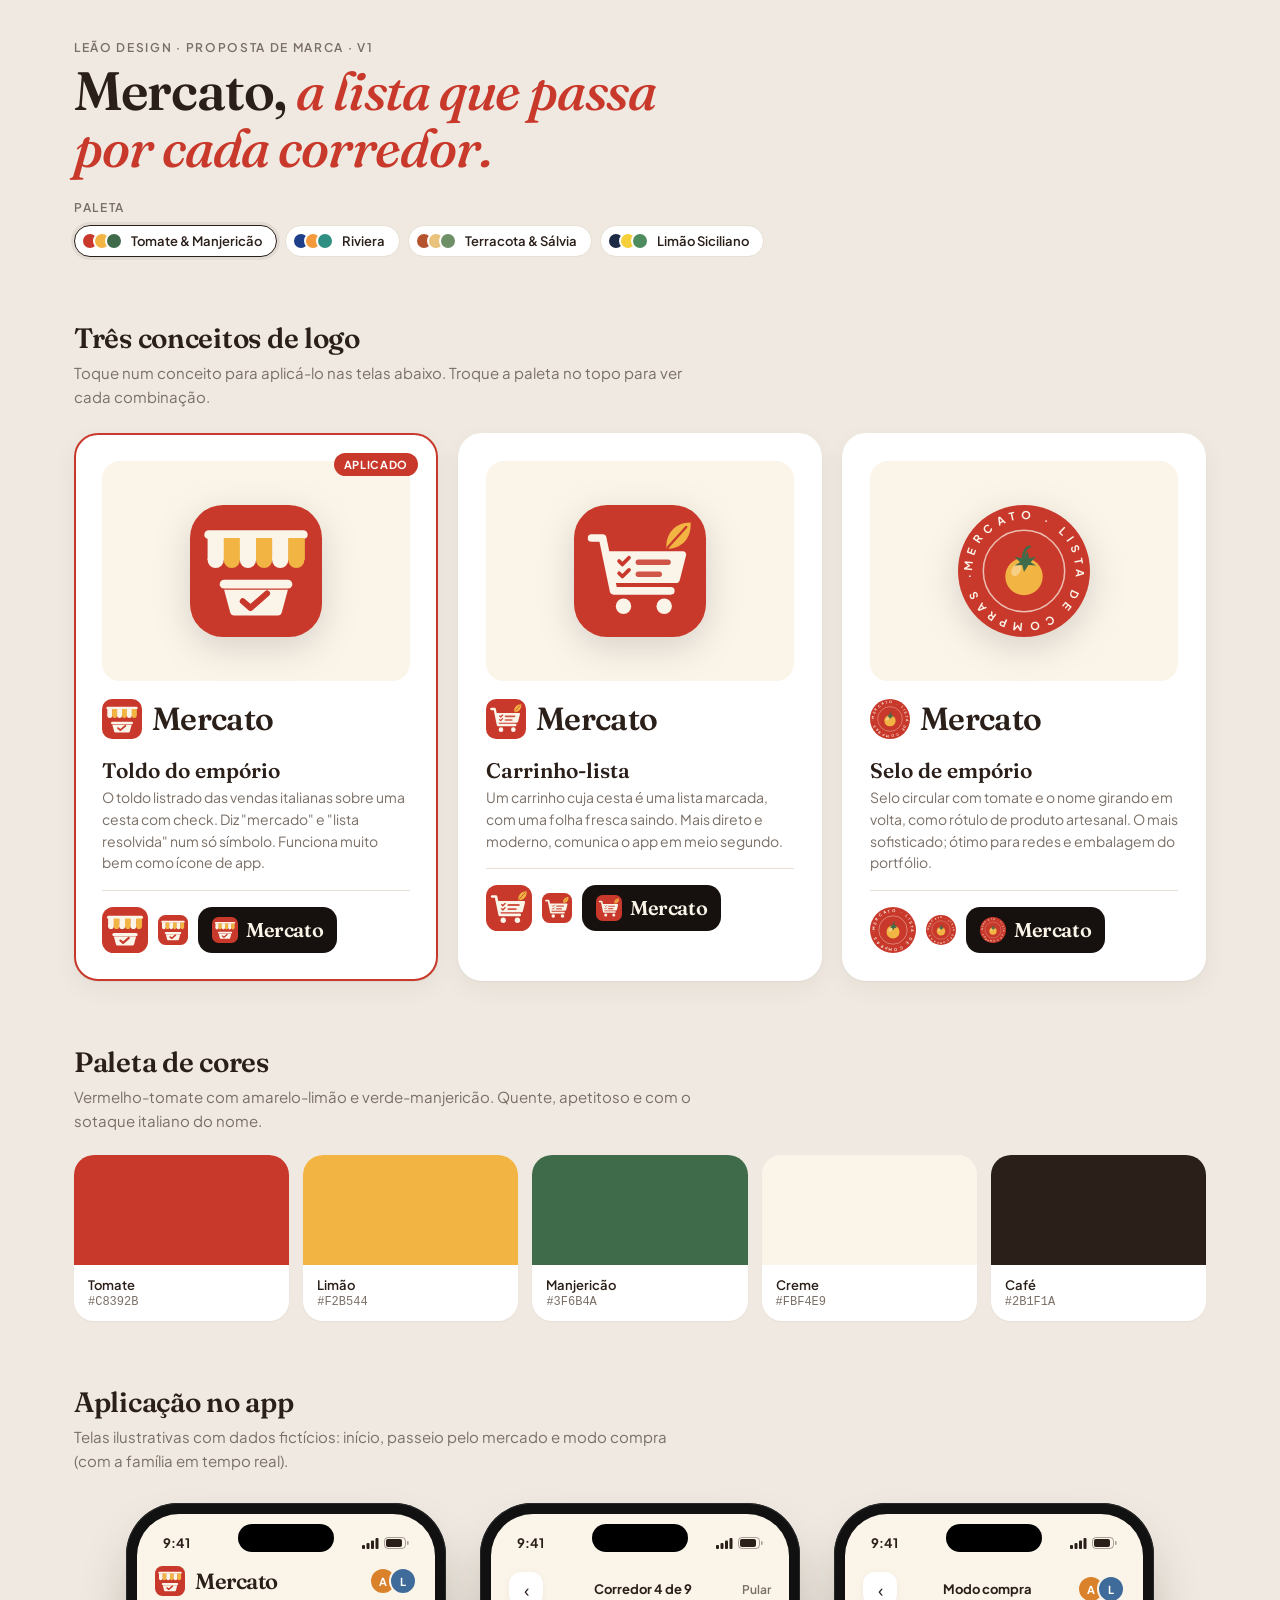
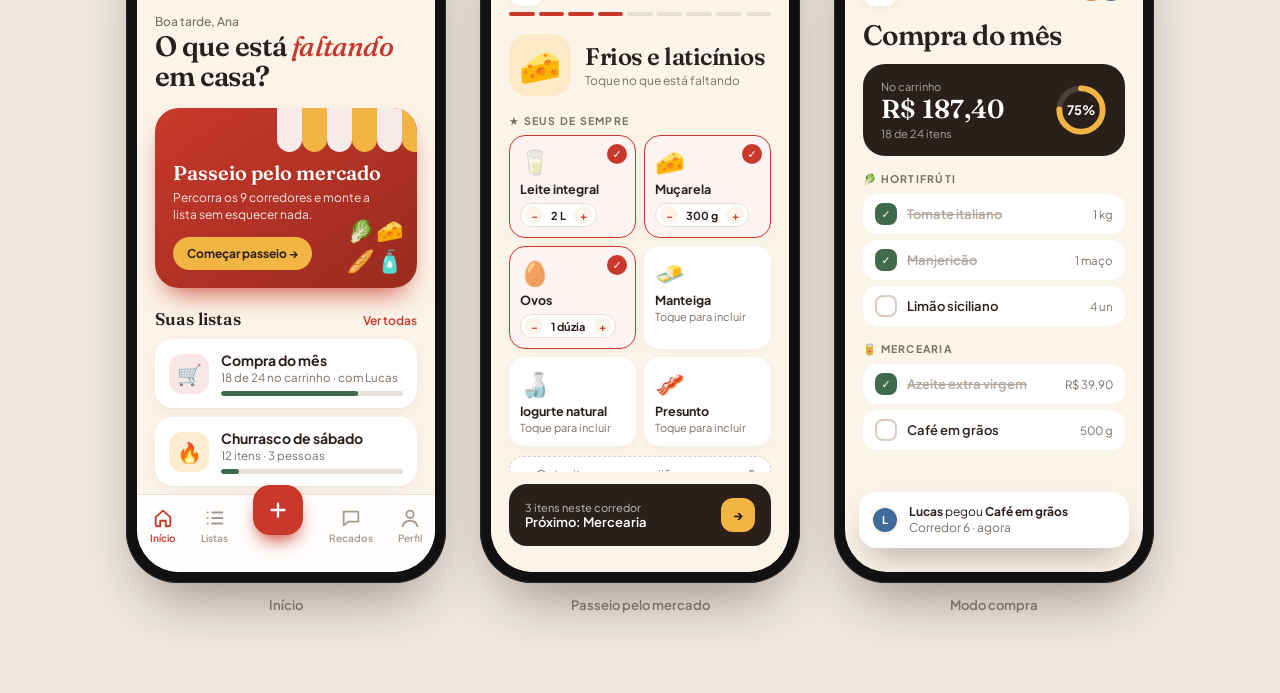
<file: marca/proposta-v1.html>
<!doctype html>
<html lang="pt-BR">
<head>
<meta charset="utf-8">
<meta name="viewport" content="width=device-width, initial-scale=1">
<title>Mercato · Proposta de marca</title>
<link rel="preconnect" href="https://fonts.googleapis.com">
<link rel="preconnect" href="https://fonts.gstatic.com" crossorigin>
<link href="https://fonts.googleapis.com/css2?family=Fraunces:ital,opsz,wght@0,9..144,500;0,9..144,600;0,9..144,700;1,9..144,500&family=Plus+Jakarta+Sans:wght@400;500;600;700&display=swap" rel="stylesheet">
<style>
:root{
  --c1:#C8392B; --c1d:#9E2A1F; --c2:#F2B544; --c3:#3F6B4A; --cream:#FBF4E9; --ink:#2B1F1A;
  --page:#EFEAE2; --card:#FFFFFF; --muted:#7A6F66; --line:#E7DFD3;
  --serif:'Fraunces', Georgia, serif; --sans:'Plus Jakarta Sans', -apple-system, system-ui, sans-serif;
}
*{box-sizing:border-box;margin:0;padding:0}
body{background:var(--page);color:var(--ink);font-family:var(--sans);-webkit-font-smoothing:antialiased;transition:background .3s}
.wrap{max-width:1180px;margin:0 auto;padding:40px 24px 80px}
header.top{display:flex;justify-content:space-between;align-items:flex-end;gap:24px;flex-wrap:wrap;margin-bottom:40px}
.eyebrow{font-size:12px;letter-spacing:.14em;text-transform:uppercase;color:var(--muted);font-weight:600}
h1{font-family:var(--serif);font-weight:600;font-size:clamp(34px,5vw,54px);line-height:1.05;letter-spacing:-.02em;margin-top:8px}
h1 em{font-style:italic;font-weight:500;color:var(--c1)}
h2{font-family:var(--serif);font-weight:600;font-size:28px;letter-spacing:-.01em;margin:64px 0 6px}
.lead{color:var(--muted);font-size:15px;max-width:620px;line-height:1.6}

.switch{display:flex;gap:8px;flex-wrap:wrap}
.pal{display:flex;align-items:center;gap:8px;background:var(--card);border:1.5px solid var(--line);border-radius:999px;padding:6px 14px 6px 6px;font:600 13px var(--sans);color:var(--ink);cursor:pointer;transition:.2s}
.pal:hover{border-color:#cfc4b4}
.pal.on{border-color:var(--ink);box-shadow:0 0 0 3px rgba(0,0,0,.06)}
.dots{display:flex}.dots i{width:18px;height:18px;border-radius:50%;border:2px solid #fff;margin-right:-6px}
.dots i:last-child{margin-right:0}

.logos{display:grid;grid-template-columns:repeat(auto-fit,minmax(300px,1fr));gap:20px;margin-top:24px}
.lcard{background:var(--card);border-radius:24px;padding:26px;border:2px solid transparent;cursor:pointer;transition:.25s;position:relative;box-shadow:0 1px 2px rgba(40,30,20,.04),0 8px 24px rgba(40,30,20,.05)}
.lcard:hover{transform:translateY(-2px)}
.lcard.on{border-color:var(--c1)}
.lcard .tag{position:absolute;top:18px;right:18px;font-size:11px;font-weight:700;letter-spacing:.06em;text-transform:uppercase;background:var(--c1);color:#fff;padding:5px 10px;border-radius:999px;opacity:0;transition:.2s}
.lcard.on .tag{opacity:1}
.stage{background:var(--cream);border-radius:18px;height:220px;display:flex;align-items:center;justify-content:center;margin-bottom:18px}
.stage svg{width:132px;height:132px;filter:drop-shadow(0 10px 18px rgba(0,0,0,.14))}
.lockup{display:flex;align-items:center;gap:10px}
.wm{font-family:var(--serif);font-weight:600;letter-spacing:-.02em;color:var(--ink);line-height:1}
.minis{display:flex;gap:10px;align-items:center;margin-top:16px;padding-top:16px;border-top:1px solid var(--line)}
.minis .dark{background:#16110E;border-radius:14px;padding:10px 14px;display:flex;align-items:center;gap:8px}
.minis .dark .wm{color:var(--cream)}
.lcard h3{font-family:var(--serif);font-size:21px;font-weight:600;margin:18px 0 4px}
.lcard p{font-size:14px;color:var(--muted);line-height:1.55}

.swatches{display:grid;grid-template-columns:repeat(auto-fit,minmax(150px,1fr));gap:14px;margin-top:22px}
.sw{border-radius:20px;overflow:hidden;background:var(--card);box-shadow:0 1px 2px rgba(40,30,20,.04)}
.sw div{height:110px;transition:background .3s}
.sw p{padding:12px 14px;font-size:13px;font-weight:600}
.sw small{display:block;color:var(--muted);font-weight:500;font-size:12px;margin-top:2px;font-family:ui-monospace,Menlo,monospace}

.phones{display:flex;gap:34px;flex-wrap:wrap;justify-content:center;margin-top:30px}
.phone{width:320px;height:680px;border-radius:52px;background:#111;padding:11px;box-shadow:0 30px 60px -20px rgba(40,25,15,.45),0 0 0 1px #2a2a2a inset;flex-shrink:0}
.scr{width:100%;height:100%;border-radius:42px;background:var(--cream);overflow:hidden;position:relative;display:flex;flex-direction:column;font-size:13px;transition:background .3s}
.sb{display:flex;justify-content:space-between;align-items:center;padding:14px 26px 0;font-weight:700;font-size:13px;height:44px}
.island{position:absolute;top:10px;left:50%;transform:translateX(-50%);width:96px;height:28px;background:#000;border-radius:20px}
.sbi{display:flex;gap:5px;align-items:center}
.body{flex:1;padding:8px 18px 0;overflow:hidden}
.av{width:28px;height:28px;border-radius:50%;display:flex;align-items:center;justify-content:center;color:#fff;font-weight:700;font-size:11px;border:2px solid var(--cream)}
.avs{display:flex}.avs .av+.av{margin-left:-8px}
.hello{color:var(--muted);font-size:12px;margin-top:18px;font-weight:500}
.big{font-family:var(--serif);font-size:28px;font-weight:600;line-height:1.08;letter-spacing:-.02em;margin-top:2px}
.big em{font-style:italic;font-weight:500;color:var(--c1)}
.hero{margin-top:16px;border-radius:24px;padding:18px;color:#fff;position:relative;overflow:hidden;background:linear-gradient(145deg,var(--c1),var(--c1d));box-shadow:0 14px 28px -12px var(--c1)}
.hero .stripes{position:absolute;top:0;right:-10px;width:150px;height:44px;display:flex}
.hero .stripes span{flex:1;border-radius:0 0 14px 14px}
.hero h4{font-family:var(--serif);font-size:20px;font-weight:600;margin-top:34px}
.hero p{font-size:12px;opacity:.88;margin-top:4px;line-height:1.45;max-width:220px}
.hero .go{display:inline-flex;align-items:center;gap:6px;margin-top:14px;background:var(--c2);color:var(--ink);font-weight:700;font-size:12px;padding:9px 14px;border-radius:999px}
.hero .emo{position:absolute;right:14px;bottom:14px;font-size:22px;display:grid;grid-template-columns:repeat(2,1fr);gap:2px;opacity:.95}
.sec{display:flex;justify-content:space-between;align-items:baseline;margin:20px 0 10px}
.sec b{font-family:var(--serif);font-size:17px;font-weight:600}
.sec a{font-size:12px;color:var(--c1);font-weight:600}
.list{background:#fff;border-radius:18px;padding:12px 14px;display:flex;align-items:center;gap:12px;margin-bottom:9px;box-shadow:0 1px 0 rgba(0,0,0,.03),0 4px 14px rgba(60,40,20,.05)}
.ic{width:40px;height:40px;border-radius:13px;display:flex;align-items:center;justify-content:center;font-size:20px;flex-shrink:0}
.list .t{flex:1;min-width:0}
.list .t b{display:block;font-size:14px}
.list .t span{font-size:11.5px;color:var(--muted)}
.bar{height:5px;background:var(--line);border-radius:9px;margin-top:6px;overflow:hidden}
.bar i{display:block;height:100%;background:var(--c3);border-radius:9px}
.tabbar{height:78px;background:rgba(255,255,255,.92);border-top:1px solid var(--line);display:flex;justify-content:space-around;align-items:flex-start;padding-top:12px}
.tab{display:flex;flex-direction:column;align-items:center;gap:3px;font-size:10px;font-weight:600;color:#A69A8E}
.tab.on{color:var(--c1)}
.tab svg{width:22px;height:22px}
.fab{width:50px;height:50px;border-radius:17px;background:var(--c1);margin-top:-22px;display:flex;align-items:center;justify-content:center;box-shadow:0 10px 18px -6px var(--c1)}

.prog{display:flex;gap:4px;margin-top:6px}
.prog i{flex:1;height:4px;border-radius:4px;background:var(--line)}
.prog i.d{background:var(--c1)}
.nav{display:flex;justify-content:space-between;align-items:center;margin-top:6px}
.back{width:34px;height:34px;border-radius:12px;background:#fff;display:flex;align-items:center;justify-content:center;font-size:18px;box-shadow:0 2px 8px rgba(0,0,0,.05)}
.cat{display:flex;align-items:center;gap:14px;margin-top:18px}
.cat .ic{width:62px;height:62px;border-radius:20px;font-size:34px}
.grid2{display:grid;grid-template-columns:1fr 1fr;gap:8px;margin-top:6px}
.chip{background:#fff;border-radius:16px;padding:10px;border:1.5px solid transparent;position:relative;box-shadow:0 2px 10px rgba(60,40,20,.04)}
.chip .e{font-size:24px}
.chip b{display:block;font-size:12.5px;margin-top:4px}
.chip span{font-size:11px;color:var(--muted)}
.chip.sel{border-color:var(--c1);background:color-mix(in srgb,var(--c1) 6%,#fff)}
.chip.sel .ck{position:absolute;top:8px;right:8px;width:20px;height:20px;border-radius:50%;background:var(--c1);color:#fff;display:flex;align-items:center;justify-content:center;font-size:11px;font-weight:800}
.step{display:inline-flex;align-items:center;gap:8px;margin-top:6px;background:#fff;border:1px solid var(--line);border-radius:999px;padding:2px 4px;font-size:11px;font-weight:700}
.step i{width:18px;height:18px;border-radius:50%;background:var(--cream);display:flex;align-items:center;justify-content:center;font-style:normal;color:var(--c1)}
.addrow{margin-top:10px;background:#fff;border-radius:14px;border:1.5px dashed #D9CFC1;padding:10px 12px;display:flex;justify-content:space-between;color:var(--muted);font-size:12px}
.foot{padding:12px 18px 26px;background:linear-gradient(to top,var(--cream) 70%,transparent)}
.next{background:var(--ink);color:#fff;border-radius:18px;padding:14px 16px;display:flex;justify-content:space-between;align-items:center;font-weight:600}
.next small{display:block;font-size:11px;opacity:.6;font-weight:500}
.next .arr{width:34px;height:34px;border-radius:12px;background:var(--c2);color:var(--ink);display:flex;align-items:center;justify-content:center;font-weight:800}

.total{margin-top:14px;border-radius:22px;background:var(--ink);color:#fff;padding:16px 18px;display:flex;justify-content:space-between;align-items:center}
.total small{font-size:11px;opacity:.6;display:block}
.total b{font-family:var(--serif);font-size:26px;font-weight:600}
.ring{width:52px;height:52px}
.grp{font-size:10.5px;letter-spacing:.12em;text-transform:uppercase;color:var(--muted);font-weight:700;margin:16px 0 8px;display:flex;align-items:center;gap:6px}
.row{display:flex;align-items:center;gap:10px;background:#fff;border-radius:14px;padding:9px 12px;margin-bottom:6px}
.row .cb{width:22px;height:22px;border-radius:8px;border:2px solid #D8CDBF;flex-shrink:0;display:flex;align-items:center;justify-content:center;color:#fff;font-size:11px;font-weight:800}
.row.ok .cb{background:var(--c3);border-color:var(--c3)}
.row.ok b{text-decoration:line-through;color:#B3A79B}
.row b{flex:1;font-size:13px;font-weight:600}
.row span{font-size:11.5px;color:var(--muted)}
.toast{position:absolute;left:14px;right:14px;bottom:24px;background:#fff;border-radius:18px;padding:12px;display:flex;gap:10px;align-items:center;box-shadow:0 16px 34px -10px rgba(40,25,15,.35)}
.toast p{font-size:12px;line-height:1.35}.toast p b{font-weight:700}
.cap{text-align:center;margin-top:14px;font-size:13px;color:var(--muted);font-weight:600}
@media (max-width:600px){.wrap{padding:28px 16px 60px}h2{margin-top:48px}.phone{transform:scale(.92);transform-origin:top center;margin-bottom:-50px}}
</style>
</head>
<body>
<div class="wrap">
  <header class="top">
    <div>
      <div class="eyebrow">Leão Design · Proposta de marca · v1</div>
      <h1>Mercato, <em>a lista que passa<br>por cada corredor.</em></h1>
    </div>
    <div>
      <div class="eyebrow" style="margin-bottom:10px">Paleta</div>
      <div class="switch" id="switch"></div>
    </div>
  </header>

  <h2>Três conceitos de logo</h2>
  <p class="lead">Toque num conceito para aplicá-lo nas telas abaixo. Troque a paleta no topo para ver cada combinação.</p>
  <div class="logos" id="logos"></div>

  <h2>Paleta de cores</h2>
  <p class="lead" id="palDesc"></p>
  <div class="swatches" id="swatches"></div>

  <h2>Aplicação no app</h2>
  <p class="lead">Telas ilustrativas com dados fictícios: início, passeio pelo mercado e modo compra (com a família em tempo real).</p>
  <div class="phones" id="phones"></div>
</div>

<script>
const PALS = {
  tomate:{nome:'Tomate & Manjericão',desc:'Vermelho-tomate com amarelo-limão e verde-manjericão. Quente, apetitoso e com o sotaque italiano do nome.',c1:'#C8392B',c1d:'#9A2A1F',c2:'#F2B544',c3:'#3F6B4A',cream:'#FBF4E9',ink:'#2B1F1A',page:'#EFE9E1',
    nomes:['Tomate','Limão','Manjericão','Creme','Café']},
  riviera:{nome:'Riviera',desc:'Azul profundo de costa italiana com laranja-siciliano. Fresco, confiável e bem diferente dos apps de mercado.',c1:'#1F3F8A',c1d:'#142B63',c2:'#F59A3C',c3:'#2F8F83',cream:'#F7F4EE',ink:'#15203A',page:'#E9ECF1',
    nomes:['Azul Riviera','Laranja','Água','Areia','Marinho']},
  terracota:{nome:'Terracota & Sálvia',desc:'Terracota de vaso de ervas com sálvia e mel. Sofisticada e acolhedora, cara de empório de bairro nobre.',c1:'#B5532E',c1d:'#8A3C1F',c2:'#E9C27B',c3:'#6F8F67',cream:'#F8F1E6',ink:'#2E2723',page:'#EEE7DD',
    nomes:['Terracota','Mel','Sálvia','Linho','Carvão']},
  limao:{nome:'Limão Siciliano',desc:'Azul-noite com amarelo-limão vibrante. Moderna e marcante, ótima para redes sociais.',c1:'#1C2A44',c1d:'#0F182B',c2:'#F5D03B',c3:'#4E8B5E',cream:'#FAF7EE',ink:'#1C2A44',page:'#ECEBE6',
    nomes:['Azul-noite','Limão','Folha','Papel','Tinta']}
};
let pal='tomate', logo='toldo', uid=0;

/* ---------- LOGOS (SVG) ---------- */
function toldo(s=120){
  const st=[];const w=88/6;
  for(let i=0;i<6;i++){const x=16+i*w,c=i%2?'var(--c2)':'var(--cream)';
    st.push(`<rect x="${x}" y="30" width="${w+.4}" height="20" fill="${c}"/><circle cx="${x+w/2}" cy="50" r="${w/2}" fill="${c}"/>`);}
  return `<svg viewBox="0 0 120 120" width="${s}" height="${s}"><rect width="120" height="120" rx="30" fill="var(--c1)"/>
  <rect x="13" y="23" width="94" height="8" rx="4" fill="var(--cream)"/>${st.join('')}
  <rect x="27" y="68" width="66" height="8" rx="4" fill="var(--cream)"/>
  <path d="M31 77h58l-5.5 20.5a4 4 0 0 1-3.9 3H40.4a4 4 0 0 1-3.9-3z" fill="var(--cream)"/>
  <path d="M48 87.5l7 6 15-13" fill="none" stroke="var(--c1)" stroke-width="5.5" stroke-linecap="round" stroke-linejoin="round"/></svg>`;
}
function carrinho(s=120){
  return `<svg viewBox="0 0 120 120" width="${s}" height="${s}"><rect width="120" height="120" rx="30" fill="var(--c1)"/>
  <path d="M84 40c-1-14 8-24 22-24 1 14-8 24-22 24z" fill="var(--c2)"/><path d="M85 39c5-6 10-11 17-19" stroke="var(--c1)" stroke-width="2.2" stroke-linecap="round" fill="none"/>
  <path d="M16 30h10l10 48h52" fill="none" stroke="var(--cream)" stroke-width="7" stroke-linecap="round" stroke-linejoin="round"/>
  <path d="M29 42h70a3 3 0 0 1 2.9 3.7l-5.6 22A4 4 0 0 1 92.4 71H35.5z" fill="var(--cream)"/>
  <path d="M41 51l3 3 6-6M41 62l3 3 6-6" stroke="var(--c1)" stroke-width="3.4" fill="none" stroke-linecap="round" stroke-linejoin="round"/>
  <rect x="56" y="49.5" width="32" height="5" rx="2.5" fill="var(--c1)" opacity=".85"/><rect x="56" y="60.5" width="24" height="5" rx="2.5" fill="var(--c1)" opacity=".85"/>
  <circle cx="45" cy="92" r="7" fill="var(--cream)"/><circle cx="82" cy="92" r="7" fill="var(--cream)"/></svg>`;
}
function selo(s=120){
  const id='r'+(uid++);
  return `<svg viewBox="0 0 120 120" width="${s}" height="${s}"><defs><path id="${id}" d="M60 60m-47 0a47 47 0 1 1 94 0a47 47 0 1 1-94 0"/></defs>
  <circle cx="60" cy="60" r="60" fill="var(--c1)"/><circle cx="60" cy="60" r="37" fill="none" stroke="var(--cream)" stroke-width="1.4" opacity=".7"/>
  <text font-family="Plus Jakarta Sans,sans-serif" font-size="10" font-weight="700" fill="var(--cream)"><textPath href="#${id}" textLength="292" lengthAdjust="spacing">MERCATO · LISTA DE COMPRAS ·</textPath></text>
  <circle cx="60" cy="65" r="17" fill="var(--c2)"/><ellipse cx="53" cy="59" rx="4" ry="6" fill="#fff" opacity=".35" transform="rotate(30 53 59)"/>
  <path d="M60 48l3.5-6 1 6.5 6.5-1.5-5 5 5 3-7-.5L60 61l-1.6-6.5-7 .5 5-3-5-5 6.5 1.5 1-6.5z" fill="var(--c3)"/>
  <path d="M60 46c0-4 2-7 5-8" stroke="var(--c3)" stroke-width="2.4" fill="none" stroke-linecap="round"/></svg>`;
}
const LOGOS={
  toldo:{fn:toldo,nome:'Toldo do empório',txt:'O toldo listrado das vendas italianas sobre uma cesta com check. Diz "mercado" e "lista resolvida" num só símbolo. Funciona muito bem como ícone de app.'},
  carrinho:{fn:carrinho,nome:'Carrinho-lista',txt:'Um carrinho cuja cesta é uma lista marcada, com uma folha fresca saindo. Mais direto e moderno, comunica o app em meio segundo.'},
  selo:{fn:selo,nome:'Selo de empório',txt:'Selo circular com tomate e o nome girando em volta, como rótulo de produto artesanal. O mais sofisticado; ótimo para redes e embalagem do portfólio.'}
};
const lock=(fs,is)=>`<div class="lockup">${LOGOS[logo].fn(is)}<span class="wm" style="font-size:${fs}px">Mercato</span></div>`;

/* ---------- RENDER ---------- */
function applyPal(){
  const p=PALS[pal],r=document.documentElement.style;
  ['c1','c1d','c2','c3','cream','ink','page'].forEach(k=>r.setProperty('--'+k,p[k]));
  document.querySelectorAll('.pal').forEach(b=>b.classList.toggle('on',b.dataset.k===pal));
  document.getElementById('palDesc').textContent=p.desc;
  const cs=[p.c1,p.c2,p.c3,p.cream,p.ink];
  document.getElementById('swatches').innerHTML=cs.map((c,i)=>`<div class="sw"><div style="background:${c}"></div><p>${p.nomes[i]}<small>${c}</small></p></div>`).join('');
}
function renderSwitch(){
  document.getElementById('switch').innerHTML=Object.entries(PALS).map(([k,p])=>
    `<button class="pal" data-k="${k}"><span class="dots"><i style="background:${p.c1}"></i><i style="background:${p.c2}"></i><i style="background:${p.c3}"></i></span>${p.nome}</button>`).join('');
  document.querySelectorAll('.pal').forEach(b=>b.onclick=()=>{pal=b.dataset.k;applyPal()});
}
function renderLogos(){
  document.getElementById('logos').innerHTML=Object.entries(LOGOS).map(([k,l])=>`
   <div class="lcard ${k===logo?'on':''}" data-k="${k}"><span class="tag">Aplicado</span>
     <div class="stage">${l.fn(132)}</div>
     <div class="lockup">${l.fn(40)}<span class="wm" style="font-size:32px">Mercato</span></div>
     <h3>${l.nome}</h3><p>${l.txt}</p>
     <div class="minis">${l.fn(46)}${l.fn(30)}<div class="dark">${l.fn(26)}<span class="wm" style="font-size:20px">Mercato</span></div></div>
   </div>`).join('');
  document.querySelectorAll('.lcard').forEach(c=>c.onclick=()=>{logo=c.dataset.k;renderLogos();renderPhones()});
}
const SB=`<div class="island"></div><div class="sb"><span>9:41</span><span class="sbi"><svg width="17" height="11" viewBox="0 0 17 11"><rect x="0" y="7" width="3" height="4" rx="1" fill="currentColor"/><rect x="4.5" y="5" width="3" height="6" rx="1" fill="currentColor"/><rect x="9" y="2.5" width="3" height="8.5" rx="1" fill="currentColor"/><rect x="13.5" y="0" width="3" height="11" rx="1" fill="currentColor"/></svg><svg width="25" height="12" viewBox="0 0 25 12"><rect x=".5" y=".5" width="21" height="11" rx="3.5" fill="none" stroke="currentColor" opacity=".4"/><rect x="2" y="2" width="16" height="8" rx="2" fill="currentColor"/><rect x="23" y="4" width="1.6" height="4" rx=".8" fill="currentColor" opacity=".4"/></svg></span></div>`;
const AV=(l,c)=>`<div class="av" style="background:${c}">${l}</div>`;
const tint=(c,a)=>`color-mix(in srgb,${c} ${a}%,#fff)`;
function renderPhones(){
  const ic={home:'<path d="M4 11l8-7 8 7v8a2 2 0 0 1-2 2h-3v-6H9v6H6a2 2 0 0 1-2-2z" fill="none" stroke="currentColor" stroke-width="2" stroke-linejoin="round"/>',
    list:'<path d="M9 6h11M9 12h11M9 18h11M4 6h.01M4 12h.01M4 18h.01" stroke="currentColor" stroke-width="2.2" stroke-linecap="round"/>',
    chat:'<path d="M4 5h16v11H9l-5 4z" fill="none" stroke="currentColor" stroke-width="2" stroke-linejoin="round"/>',
    user:'<circle cx="12" cy="8" r="4" fill="none" stroke="currentColor" stroke-width="2"/><path d="M4 21c1-4 4-6 8-6s7 2 8 6" fill="none" stroke="currentColor" stroke-width="2" stroke-linecap="round"/>'};
  const T=(k,n,on)=>`<div class="tab ${on?'on':''}"><svg viewBox="0 0 24 24">${ic[k]}</svg>${n}</div>`;

  const home=`<div class="phone"><div class="scr">${SB}<div class="body">
    <div style="display:flex;justify-content:space-between;align-items:center">${lock(22,30)}<div class="avs">${AV('A','#D9822B')}${AV('L','#3F6B9A')}</div></div>
    <div class="hello">Boa tarde, Ana</div>
    <div class="big">O que está <em>faltando</em> em casa?</div>
    <div class="hero"><div class="stripes">${[0,1,2,3,4,5].map(i=>`<span style="background:${i%2?'var(--c2)':'rgba(255,255,255,.9)'}"></span>`).join('')}</div>
      <h4>Passeio pelo mercado</h4><p>Percorra os 9 corredores e monte a lista sem esquecer nada.</p>
      <span class="go">Começar passeio →</span><div class="emo"><span>🥬</span><span>🧀</span><span>🥖</span><span>🧴</span></div></div>
    <div class="sec"><b>Suas listas</b><a>Ver todas</a></div>
    <div class="list"><div class="ic" style="background:${tint('var(--c1)',12)}">🛒</div><div class="t"><b>Compra do mês</b><span>18 de 24 no carrinho · com Lucas</span><div class="bar"><i style="width:75%"></i></div></div></div>
    <div class="list"><div class="ic" style="background:${tint('var(--c2)',25)}">🔥</div><div class="t"><b>Churrasco de sábado</b><span>12 itens · 3 pessoas</span><div class="bar"><i style="width:10%"></i></div></div></div>
    <div class="list"><div class="ic" style="background:${tint('var(--c3)',15)}">💊</div><div class="t"><b>Farmácia</b><span>3 itens · Ana</span><div class="bar"><i style="width:0"></i></div></div></div>
  </div><div class="tabbar">${T('home','Início',1)}${T('list','Listas')}<div class="fab"><svg width="22" height="22" viewBox="0 0 24 24"><path d="M12 5v14M5 12h14" stroke="#fff" stroke-width="2.6" stroke-linecap="round"/></svg></div>${T('chat','Recados')}${T('user','Perfil')}</div></div></div>`;

  const items=[['🥛','Leite integral','2 L',1],['🧀','Muçarela','300 g',1],['🥚','Ovos','1 dúzia',1],['🧈','Manteiga','200 g',0],['🍶','Iogurte natural','',0],['🥓','Presunto','',0]];
  const walk=`<div class="phone"><div class="scr">${SB}<div class="body">
    <div class="nav"><div class="back">‹</div><b style="font-size:13px">Corredor 4 de 9</b><span style="font-size:12px;color:var(--muted);font-weight:600">Pular</span></div>
    <div class="prog">${[...Array(9)].map((_,i)=>`<i class="${i<4?'d':''}"></i>`).join('')}</div>
    <div class="cat"><div class="ic" style="background:${tint('var(--c2)',30)}">🧀</div><div><div class="big" style="font-size:24px">Frios e laticínios</div><div style="color:var(--muted);font-size:12px;margin-top:3px">Toque no que está faltando</div></div></div>
    <div class="grp" style="margin-top:18px">★ Seus de sempre</div>
    <div class="grid2">${items.map(([e,n,q,s])=>`<div class="chip ${s?'sel':''}">${s?'<span class="ck">✓</span>':''}<div class="e">${e}</div><b>${n}</b>${s?`<div class="step"><i>−</i>${q}<i>+</i></div>`:'<span>Toque para incluir</span>'}</div>`).join('')}</div>
    <div class="addrow"><span>＋ Outro item, ex.: requeijão</span><span>🎙</span></div>
  </div><div class="foot"><div class="next"><div><small>3 itens neste corredor</small>Próximo: Mercearia</div><div class="arr">→</div></div></div></div></div>`;

  const shop=`<div class="phone"><div class="scr">${SB}<div class="body">
    <div class="nav"><div class="back">‹</div><b style="font-size:13px">Modo compra</b><div class="avs">${AV('A','#D9822B')}${AV('L','#3F6B9A')}</div></div>
    <div class="big" style="margin-top:14px">Compra do mês</div>
    <div class="total"><div><small>No carrinho</small><b>R$ 187,40</b><small style="margin-top:2px">18 de 24 itens</small></div>
      <svg class="ring" viewBox="0 0 36 36"><circle cx="18" cy="18" r="15" fill="none" stroke="rgba(255,255,255,.15)" stroke-width="4"/><circle cx="18" cy="18" r="15" fill="none" stroke="var(--c2)" stroke-width="4" stroke-linecap="round" stroke-dasharray="70.7 94.2" transform="rotate(-90 18 18)"/><text x="18" y="21.5" text-anchor="middle" font-size="9" font-weight="700" fill="#fff" font-family="Plus Jakarta Sans">75%</text></svg></div>
    <div class="grp">🥬 Hortifrúti</div>
    <div class="row ok"><span class="cb">✓</span><b>Tomate italiano</b><span>1 kg</span></div>
    <div class="row ok"><span class="cb">✓</span><b>Manjericão</b><span>1 maço</span></div>
    <div class="row"><span class="cb"></span><b>Limão siciliano</b><span>4 un</span></div>
    <div class="grp">🥫 Mercearia</div>
    <div class="row ok"><span class="cb">✓</span><b>Azeite extra virgem</b><span>R$ 39,90</span></div>
    <div class="row"><span class="cb"></span><b>Café em grãos</b><span>500 g</span></div>
  </div>
  <div class="toast">${AV('L','#3F6B9A')}<p><b>Lucas</b> pegou <b>Café em grãos</b><br><span style="color:var(--muted)">Corredor 6 · agora</span></p></div></div></div>`;

  document.getElementById('phones').innerHTML=
    `<div>${home}<div class="cap">Início</div></div><div>${walk}<div class="cap">Passeio pelo mercado</div></div><div>${shop}<div class="cap">Modo compra</div></div>`;
}
renderSwitch();applyPal();renderLogos();renderPhones();
</script>
</body>
</html>
</file>
